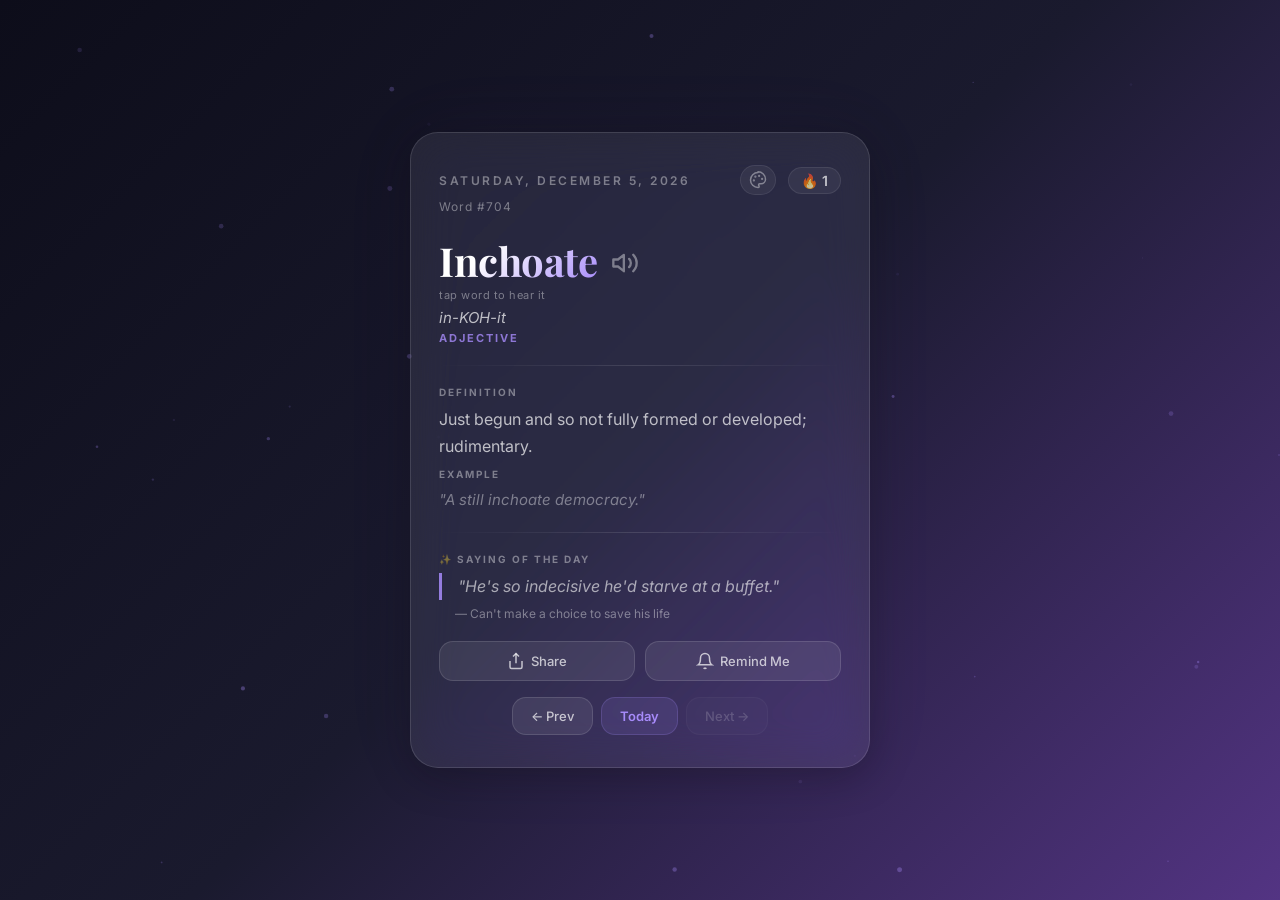
<file: index.html>
<!DOCTYPE html>
<html lang="en">
<head>
<meta charset="UTF-8">
<meta name="viewport" content="width=device-width, initial-scale=1.0, user-scalable=no">
<meta name="description" content="Discover a beautiful new word and a cool saying every single day. Expand your vocabulary one word at a time.">
<meta name="apple-mobile-web-app-capable" content="yes">
<meta name="apple-mobile-web-app-status-bar-style" content="black-translucent">
<meta name="apple-mobile-web-app-title" content="Word of the Day">
<meta name="theme-color" content="#0d0d1a">
<link rel="apple-touch-icon" href="./icons/icon-192.png?v=2">
<link rel="manifest" href="./manifest.json">
<title>Word of the Day — Daily Vocabulary & Cool Sayings</title>
<link rel="preconnect" href="https://fonts.googleapis.com">
<link rel="preconnect" href="https://fonts.gstatic.com" crossorigin>
<link href="https://fonts.googleapis.com/css2?family=Playfair+Display:wght@600;700;800&family=Inter:wght@300;400;500;600;700&display=swap" rel="stylesheet">
<link rel="stylesheet" href="styles.css">
</head>
<body>
<canvas id="particleCanvas"></canvas>

<!-- Install Banner -->
<div class="install-banner" id="installBanner">
  <div class="install-banner-text">
    <span class="install-icon">📲</span>
    <span>Install this app on your phone!</span>
  </div>
  <button class="install-btn" id="installBtn" onclick="installApp()">Install</button>
  <button class="install-dismiss" onclick="dismissInstall()">✕</button>
</div>

<!-- Main Card -->
<div class="card-container">
  <div class="card" id="card">
    <!-- Header -->
    <div class="card-header">
      <div class="date-label" id="dateLabel"></div>
      <div class="header-right">
        <button class="theme-toggle" id="themeToggle" onclick="toggleThemePicker()" title="Change theme">
          <svg viewBox="0 0 24 24" width="18" height="18" fill="none" stroke="currentColor" stroke-width="2" stroke-linecap="round" stroke-linejoin="round"><path d="M12 2C6.5 2 2 6.5 2 12s4.5 10 10 10c.9 0 1.5-.6 1.5-1.5 0-.4-.1-.7-.3-1-.2-.3-.5-.7-.5-1 0-.9.7-1.5 1.5-1.5H16c3.3 0 6-2.7 6-6 0-5.5-4.5-10-10-10z"/><circle cx="13.5" cy="6.5" r=".5" fill="currentColor"/><circle cx="17.5" cy="10.5" r=".5" fill="currentColor"/><circle cx="8.5" cy="7.5" r=".5" fill="currentColor"/><circle cx="6.5" cy="12.5" r=".5" fill="currentColor"/></svg>
        </button>
        <div class="streak" id="streak" title="Your streak">🔥 <span id="streakCount">0</span></div>
      </div>
    </div>
    <div class="day-count" id="dayCount"></div>

    <!-- Word Section -->
    <div class="word-section">
      <div class="word-row" id="wordRow" onclick="speakWord()">
        <div class="word" id="word"></div>
        <svg class="speak-icon" viewBox="0 0 24 24" fill="none" stroke="currentColor" stroke-width="2" stroke-linecap="round" stroke-linejoin="round">
          <polygon points="11 5 6 9 2 9 2 15 6 15 11 19 11 5"/>
          <path d="M15.54 8.46a5 5 0 0 1 0 7.07"/>
          <path d="M19.07 4.93a10 10 0 0 1 0 14.14"/>
        </svg>
      </div>
      <div class="speak-hint">tap word to hear it</div>
      <div class="pronunciation" id="pronunciation"></div>
      <div class="part-of-speech" id="pos"></div>
    </div>

    <div class="divider"></div>

    <!-- Definition -->
    <div class="content-section def-section">
      <div class="section-label">Definition</div>
      <div class="definition" id="definition"></div>
    </div>

    <!-- Example -->
    <div class="content-section example-section">
      <div class="section-label">Example</div>
      <div class="example" id="example"></div>
    </div>

    <div class="divider"></div>

    <!-- Saying -->
    <div class="content-section saying-section">
      <div class="section-label">✨ Saying of the Day</div>
      <div class="saying" id="saying"></div>
      <div class="saying-context" id="sayingContext"></div>
    </div>

    <!-- Actions -->
    <div class="action-row">
      <button class="action-btn" id="shareBtn" onclick="shareWord()" title="Share">
        <svg viewBox="0 0 24 24" width="18" height="18" fill="none" stroke="currentColor" stroke-width="2"><path d="M4 12v8a2 2 0 0 0 2 2h12a2 2 0 0 0 2-2v-8"/><polyline points="16 6 12 2 8 6"/><line x1="12" y1="2" x2="12" y2="15"/></svg>
        Share
      </button>
      <button class="action-btn" id="notifBtn" onclick="toggleNotifications()" title="Notifications">
        <svg viewBox="0 0 24 24" width="18" height="18" fill="none" stroke="currentColor" stroke-width="2"><path d="M18 8A6 6 0 0 0 6 8c0 7-3 9-3 9h18s-3-2-3-9"/><path d="M13.73 21a2 2 0 0 1-3.46 0"/></svg>
        <span id="notifLabel">Remind Me</span>
      </button>
    </div>

    <!-- Navigation -->
    <div class="nav-row">
      <button class="nav-btn" id="prevBtn" onclick="navigate(-1)">&#8592; Prev</button>
      <button class="nav-btn today-btn" onclick="goToday()">Today</button>
      <button class="nav-btn" id="nextBtn" onclick="navigate(1)">Next &#8594;</button>
    </div>
  </div>
</div>

<!-- Theme Picker Overlay -->
<div class="theme-overlay" id="themeOverlay" onclick="closeThemePicker(event)">
  <div class="theme-picker" onclick="event.stopPropagation()">
    <div class="theme-picker-header">
      <div class="theme-picker-title">Choose Theme</div>
      <button class="theme-close-btn" onclick="closeThemePicker()">✕</button>
    </div>
    <div class="theme-options">
      <button class="theme-option" data-theme="midnight" onclick="setTheme('midnight')">
        <span class="theme-swatch midnight-swatch"></span>
        <div class="theme-info">
          <span class="theme-name">Midnight</span>
          <span class="theme-desc">Purple & navy</span>
        </div>
        <svg class="theme-check" viewBox="0 0 24 24" width="20" height="20" stroke="currentColor" stroke-width="3" fill="none" stroke-linecap="round" stroke-linejoin="round"><path d="M20 6L9 17l-5-5"></path></svg>
      </button>
      <button class="theme-option" data-theme="ocean" onclick="setTheme('ocean')">
        <span class="theme-swatch ocean-swatch"></span>
        <div class="theme-info">
          <span class="theme-name">Ocean</span>
          <span class="theme-desc">Teal & blue</span>
        </div>
        <svg class="theme-check" viewBox="0 0 24 24" width="20" height="20" stroke="currentColor" stroke-width="3" fill="none" stroke-linecap="round" stroke-linejoin="round"><path d="M20 6L9 17l-5-5"></path></svg>
      </button>
      <button class="theme-option" data-theme="ember" onclick="setTheme('ember')">
        <span class="theme-swatch ember-swatch"></span>
        <div class="theme-info">
          <span class="theme-name">Ember</span>
          <span class="theme-desc">Warm & amber</span>
        </div>
        <svg class="theme-check" viewBox="0 0 24 24" width="20" height="20" stroke="currentColor" stroke-width="3" fill="none" stroke-linecap="round" stroke-linejoin="round"><path d="M20 6L9 17l-5-5"></path></svg>
      </button>
      <button class="theme-option" data-theme="forest" onclick="setTheme('forest')">
        <span class="theme-swatch forest-swatch"></span>
        <div class="theme-info">
          <span class="theme-name">Forest</span>
          <span class="theme-desc">Green & emerald</span>
        </div>
        <svg class="theme-check" viewBox="0 0 24 24" width="20" height="20" stroke="currentColor" stroke-width="3" fill="none" stroke-linecap="round" stroke-linejoin="round"><path d="M20 6L9 17l-5-5"></path></svg>
      </button>
      <button class="theme-option" data-theme="mono" onclick="setTheme('mono')">
        <span class="theme-swatch mono-swatch"></span>
        <div class="theme-info">
          <span class="theme-name">Mono</span>
          <span class="theme-desc">Clean grayscale</span>
        </div>
        <svg class="theme-check" viewBox="0 0 24 24" width="20" height="20" stroke="currentColor" stroke-width="3" fill="none" stroke-linecap="round" stroke-linejoin="round"><path d="M20 6L9 17l-5-5"></path></svg>
      </button>
    </div>
  </div>
</div>

<script src="app.js"></script>
</body>
</html>
</file>
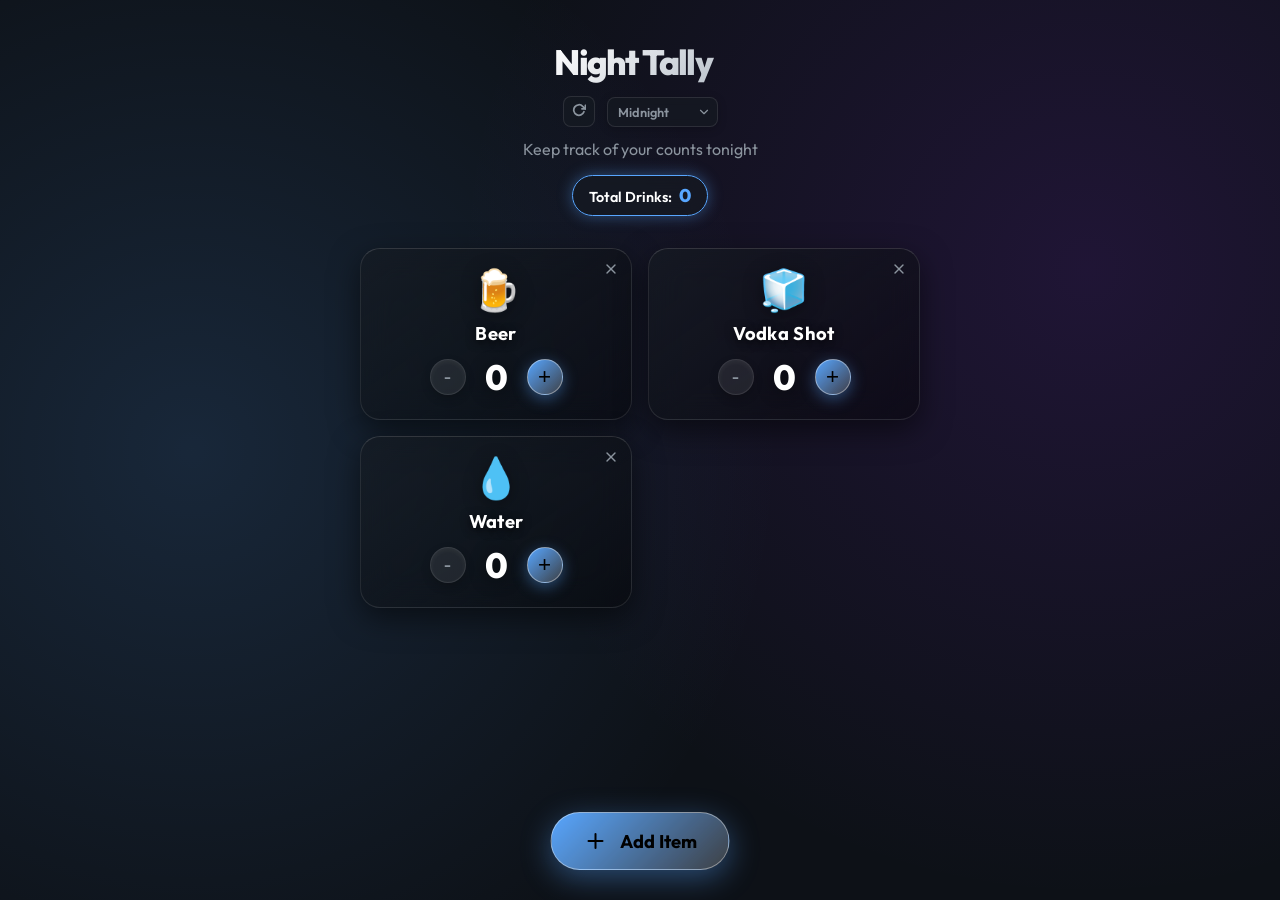
<file: night-tally/index.html>
<!DOCTYPE html>
<html lang="en">
<head>
    <meta charset="UTF-8">
    <meta name="viewport" content="width=device-width, initial-scale=1.0, maximum-scale=1.0, user-scalable=no, viewport-fit=cover">
    <title>Night Tally</title>
    <meta name="description" content="A sleek drink and item counter for your night out.">
    <meta name="theme-color" content="#0d1117">
    <meta name="apple-mobile-web-app-capable" content="yes">
    <meta name="apple-mobile-web-app-status-bar-style" content="black-translucent">
    <link rel="manifest" href="manifest.json">
    <link rel="preconnect" href="https://fonts.googleapis.com">
    <link rel="preconnect" href="https://fonts.gstatic.com" crossorigin>
    <link href="https://fonts.googleapis.com/css2?family=Outfit:wght@300;400;600;800&display=swap" rel="stylesheet">
    <link rel="stylesheet" href="styles.css">
</head>
<body class="theme-midnight">
    <div class="app-container">
        <header class="header">
            <div class="header-top">
                <h1>Night Tally <span id="version-tag" style="font-size: 0.7rem; vertical-align: middle; opacity: 0.5;">v6</span></h1>
                <div class="theme-selector">
                    <button id="refresh-app-btn" class="refresh-btn" title="Force Update">
                        <svg xmlns="http://www.w3.org/2000/svg" width="14" height="14" viewBox="0 0 24 24" fill="none" stroke="currentColor" stroke-width="3" stroke-linecap="round" stroke-linejoin="round"><path d="M23 4v6h-6"></path><path d="M20.49 15a9 9 0 1 1-2.12-9.36L23 10"></path></svg>
                    </button>
                    <select id="theme-dropdown" aria-label="Select theme">
                        <option value="theme-midnight">Midnight</option>
                        <option value="theme-neon">Neon Glow</option>
                        <option value="theme-sunset">Sunset Vibes</option>
                        <option value="theme-ocean">Deep Ocean</option>
                    </select>
                </div>
            </div>
            <p>Keep track of your counts tonight</p>
            <div class="total-drinks-badge">Total Drinks: <span id="total-drinks-count">0</span></div>
        </header>

        <main class="tally-grid" id="tally-grid">
            <!-- Items will be generated here by JavaScript -->
        </main>

        <button class="add-item-btn" id="add-item-btn" aria-label="Add new item">
            <svg xmlns="http://www.w3.org/2000/svg" width="24" height="24" viewBox="0 0 24 24" fill="none" stroke="currentColor" stroke-width="2" stroke-linecap="round" stroke-linejoin="round"><line x1="12" y1="5" x2="12" y2="19"></line><line x1="5" y1="12" x2="19" y2="12"></line></svg>
            <span>Add Item</span>
        </button>
    </div>

    <!-- Add Item Modal -->
    <div class="modal-overlay" id="add-modal">
        <div class="modal-content glass-panel" id="modal-container">
            <div class="modal-header">
                <h2>Add Tracker</h2>
                <button class="close-modal-btn" id="cancel-add-btn" aria-label="Close">&times;</button>
            </div>
            
            <div class="search-container">
                <svg class="search-icon" xmlns="http://www.w3.org/2000/svg" width="18" height="18" viewBox="0 0 24 24" fill="none" stroke="currentColor" stroke-width="2" stroke-linecap="round" stroke-linejoin="round"><circle cx="11" cy="11" r="8"></circle><line x1="21" y1="21" x2="16.65" y2="16.65"></line></svg>
                <input type="search" id="item-search" placeholder="Search drinks & items..." autocomplete="off">
            </div>

            <div class="catalog-container">
                <div class="catalog-list" id="catalog-list">
                    <!-- Catalog items generated by JS -->
                </div>
                
                <div class="custom-item-container hidden" id="custom-item-container">
                    <p class="custom-hint">Not found? Add it as a custom item:</p>
                    <div class="form-group check-group">
                        <label>
                            <input type="checkbox" id="is-drink" checked>
                            Count towards "Total Drinks"
                        </label>
                    </div>
                    <button class="btn btn-primary" id="confirm-add-btn">Add "<span id="custom-term"></span>"</button>
                </div>
            </div>
        </div>
    </div>

    <script src="script.js"></script>
    <script>
        // Register Service Worker for offline capability & auto-updates
        if ('serviceWorker' in navigator) {
            window.addEventListener('load', () => {
                navigator.serviceWorker.register('./sw.js')
                    .then(reg => console.log('Service Worker registered', reg))
                    .catch(err => console.error('Service Worker registration failed', err));
            });
        }
    </script>
</body>
</html>
</file>
<file: styles.css>
@import url('https://fonts.googleapis.com/css2?family=Playfair+Display:wght@600;700;800&family=Inter:wght@300;400;500;600;700&display=swap');

*, *::before, *::after { margin: 0; padding: 0; box-sizing: border-box; }

:root {
  --glass-bg: rgba(255,255,255,0.08);
  --glass-border: rgba(255,255,255,0.12);
  --glass-hover: rgba(255,255,255,0.15);
  --text-primary: rgba(255,255,255,0.95);
  --text-secondary: rgba(255,255,255,0.7);
  --text-muted: rgba(255,255,255,0.4);
  --accent: #a78bfa;
  --accent-glow: rgba(167,139,250,0.3);
  --radius: 28px;
  --radius-sm: 14px;
}

html { scroll-behavior: smooth; }
body {
  font-family: 'Inter', -apple-system, BlinkMacSystemFont, sans-serif;
  min-height: 100vh; min-height: 100dvh;
  display: flex; flex-direction: column;
  align-items: center; justify-content: center;
  padding: 20px;
  background: linear-gradient(135deg, #0d0d1a 0%, #1a1a2e 40%, #16213e 100%);
  color: var(--text-primary);
  overflow-x: hidden;
  transition: background 0.8s cubic-bezier(.4,0,.2,1);
  -webkit-tap-highlight-color: transparent;
}

/* ===== Particle Canvas ===== */
#particleCanvas {
  position: fixed; top: 0; left: 0; width: 100%; height: 100%;
  pointer-events: none; z-index: 0;
}

/* ===== Install Banner ===== */
.install-banner {
  position: fixed; top: 0; left: 0; right: 0; z-index: 100;
  display: none; align-items: center; gap: 12px;
  padding: 14px 20px;
  background: linear-gradient(135deg, rgba(167,139,250,0.2), rgba(139,92,246,0.15));
  backdrop-filter: blur(20px); -webkit-backdrop-filter: blur(20px);
  border-bottom: 1px solid var(--glass-border);
  animation: slideDown 0.5s cubic-bezier(.4,0,.2,1);
}
.install-banner.show { display: flex; }
@keyframes slideDown { from { transform: translateY(-100%); } to { transform: translateY(0); } }
.install-banner-text { flex: 1; display: flex; align-items: center; gap: 8px; font-size: 14px; font-weight: 500; }
.install-icon { font-size: 20px; }
.install-btn {
  background: var(--accent); color: #0d0d1a; border: none;
  padding: 8px 18px; border-radius: 20px; font-weight: 700;
  font-size: 13px; cursor: pointer; transition: transform 0.15s, box-shadow 0.15s;
  font-family: inherit;
}
.install-btn:hover { transform: scale(1.05); box-shadow: 0 0 20px var(--accent-glow); }
.install-dismiss {
  background: none; border: none; color: var(--text-muted);
  font-size: 18px; cursor: pointer; padding: 4px; line-height: 1;
}

/* ===== Card Container ===== */
.card-container { position: relative; z-index: 1; width: 100%; max-width: 460px; }

.card {
  background: var(--glass-bg);
  backdrop-filter: blur(24px) saturate(1.4);
  -webkit-backdrop-filter: blur(24px) saturate(1.4);
  border-radius: var(--radius);
  padding: 32px 28px;
  border: 1px solid var(--glass-border);
  box-shadow: 0 8px 40px rgba(0,0,0,0.3), 0 0 80px rgba(167,139,250,0.05);
  animation: fadeUp 0.7s cubic-bezier(.4,0,.2,1);
  touch-action: pan-y;
}
@keyframes fadeUp {
  from { opacity: 0; transform: translateY(24px) scale(0.98); }
  to { opacity: 1; transform: translateY(0) scale(1); }
}

/* ===== Card Header ===== */
.card-header { display: flex; justify-content: space-between; align-items: center; margin-bottom: 4px; }
.date-label {
  font-size: 12px; font-weight: 600; text-transform: uppercase;
  letter-spacing: 2.5px; color: var(--text-muted);
}
.header-right { display: flex; gap: 12px; align-items: center; }
.streak {
  font-size: 14px; font-weight: 600; color: var(--text-secondary);
  display: flex; align-items: center; gap: 4px;
  background: rgba(255,255,255,0.06); padding: 4px 12px;
  border-radius: 20px; border: 1px solid rgba(255,255,255,0.08);
}
.day-count {
  font-size: 12px; color: var(--text-muted); margin-bottom: 24px;
  letter-spacing: 1px;
}

/* ===== Word Section ===== */
.word-section { margin-bottom: 8px; }
.word-row {
  display: flex; align-items: center; gap: 14px;
  margin-bottom: 4px; cursor: pointer;
  transition: transform 0.15s ease;
}
.word-row:active { transform: scale(0.98); }
.word {
  font-family: 'Playfair Display', serif;
  font-size: 40px; font-weight: 700; color: #fff;
  line-height: 1.15; letter-spacing: -0.5px;
  background: linear-gradient(135deg, #fff 30%, var(--accent));
  -webkit-background-clip: text; -webkit-text-fill-color: transparent;
  background-clip: text;
}
.speak-icon {
  width: 28px; height: 28px; flex-shrink: 0;
  color: var(--text-muted); transition: all 0.2s; margin-top: 4px;
}
.word-row:hover .speak-icon { color: var(--accent); }
.speak-hint { font-size: 11px; color: var(--text-muted); margin-bottom: 6px; letter-spacing: 0.5px; }
.pronunciation {
  font-size: 15px; color: var(--text-secondary);
  font-style: italic; margin-bottom: 4px;
}
.part-of-speech {
  font-size: 11px; font-weight: 700; text-transform: uppercase;
  letter-spacing: 2px; color: var(--accent); opacity: 0.8;
}

/* ===== Divider ===== */
.divider {
  height: 1px; margin: 20px 0;
  background: linear-gradient(90deg, transparent, var(--glass-border), transparent);
}

/* ===== Content Sections ===== */
.content-section { margin-bottom: 4px; }
.section-label {
  font-size: 10px; font-weight: 700; text-transform: uppercase;
  letter-spacing: 2px; color: var(--text-muted); margin-bottom: 8px;
}
.definition {
  font-size: 16px; color: var(--text-secondary);
  line-height: 1.7; margin-bottom: 8px;
}
.example {
  font-size: 15px; color: var(--text-muted);
  line-height: 1.6; font-style: italic; margin-bottom: 8px;
}
.saying {
  font-size: 16px; color: var(--text-secondary); line-height: 1.65;
  font-style: italic; padding-left: 16px;
  border-left: 3px solid var(--accent); opacity: 0.85;
  margin-bottom: 6px;
}
.saying-context {
  font-size: 12px; color: var(--text-muted);
  padding-left: 16px; margin-bottom: 8px;
}

/* ===== Action Row ===== */
.action-row {
  display: flex; gap: 10px; margin: 20px 0 16px;
}
.action-btn {
  flex: 1; display: flex; align-items: center; justify-content: center; gap: 6px;
  background: var(--glass-bg); border: 1px solid var(--glass-border);
  color: var(--text-secondary); font-family: inherit;
  font-size: 13px; font-weight: 500; padding: 10px 14px;
  border-radius: var(--radius-sm); cursor: pointer;
  transition: all 0.2s ease;
}
.action-btn:hover { background: var(--glass-hover); color: var(--text-primary); }
.action-btn.active {
  background: rgba(167,139,250,0.15); border-color: rgba(167,139,250,0.3);
  color: var(--accent);
}

/* ===== Nav Row ===== */
.nav-row { display: flex; gap: 8px; justify-content: center; }
.nav-btn {
  background: var(--glass-bg); border: 1px solid var(--glass-border);
  color: var(--text-secondary); font-family: inherit;
  font-size: 13px; font-weight: 500; padding: 10px 18px;
  border-radius: var(--radius-sm); cursor: pointer;
  transition: all 0.2s ease;
}
.nav-btn:hover { background: var(--glass-hover); color: var(--text-primary); }
.nav-btn:disabled { opacity: 0.25; cursor: default; pointer-events: none; }
.nav-btn.today-btn {
  background: rgba(167,139,250,0.12); border-color: rgba(167,139,250,0.2);
  color: var(--accent); font-weight: 600;
}

/* ===== Responsive ===== */
@media (max-width: 480px) {
  body { padding: 12px; }
  .card { padding: 26px 22px; border-radius: 22px; }
  .word { font-size: 34px; }
  .definition { font-size: 15px; }
  .saying { font-size: 15px; }
}
@media (max-width: 360px) {
  .word { font-size: 28px; }
  .card { padding: 22px 18px; }
}

/* ===== Swipe feedback ===== */
.card.swiping-left { transform: translateX(-8px) rotate(-0.5deg); }
.card.swiping-right { transform: translateX(8px) rotate(0.5deg); }
.card.swiping-left, .card.swiping-right { transition: transform 0.1s ease; }

/* ===== Theme Toggle Button ===== */
.theme-toggle {
  background: rgba(255,255,255,0.06); border: 1px solid rgba(255,255,255,0.08);
  color: var(--text-muted); cursor: pointer; padding: 5px 8px;
  border-radius: 20px; display: flex; align-items: center; justify-content: center;
  transition: all 0.2s;
}
.theme-toggle:hover { color: var(--accent); background: rgba(255,255,255,0.1); }

/* ===== Theme Picker Overlay ===== */
.theme-overlay {
  position: fixed; inset: 0; z-index: 200;
  background: rgba(0,0,0,0.65); backdrop-filter: blur(10px);
  -webkit-backdrop-filter: blur(10px);
  display: none; align-items: flex-end; justify-content: center;
  padding: 20px;
}
.theme-overlay.show { display: flex; }

.theme-picker {
  background: rgba(20,20,35,0.98); backdrop-filter: blur(24px);
  -webkit-backdrop-filter: blur(24px);
  border-radius: 24px 24px 24px 24px; padding: 24px; 
  border: 1px solid rgba(255,255,255,0.1);
  box-shadow: 0 -8px 40px rgba(0,0,0,0.5);
  width: 100%; max-width: 400px;
  animation: slideUp 0.35s cubic-bezier(.4,0,.2,1);
}
@keyframes slideUp { from { transform: translateY(100%); opacity: 0; } to { transform: translateY(0); opacity: 1; } }

.theme-picker-header {
  display: flex; justify-content: space-between; align-items: center;
  margin-bottom: 18px; padding-bottom: 14px;
  border-bottom: 1px solid rgba(255,255,255,0.08);
}
.theme-picker-title {
  font-size: 17px; font-weight: 700; color: var(--text-primary); letter-spacing: 0.3px;
}
.theme-close-btn {
  background: rgba(255,255,255,0.08); border: none; color: var(--text-muted);
  width: 32px; height: 32px; border-radius: 50%; cursor: pointer;
  font-size: 16px; display: flex; align-items: center; justify-content: center;
  transition: all 0.2s;
}
.theme-close-btn:hover { background: rgba(255,255,255,0.15); color: var(--text-primary); }

.theme-options { display: flex; flex-direction: column; gap: 8px; }
.theme-option {
  display: flex; align-items: center; gap: 14px;
  background: rgba(255,255,255,0.03); border: 2px solid transparent;
  border-radius: 16px; padding: 14px 16px; cursor: pointer;
  transition: all 0.2s ease; font-family: inherit; width: 100%;
  text-align: left;
}
.theme-option:hover { background: rgba(255,255,255,0.06); }
.theme-option.active { 
  border-color: var(--accent); 
  background: rgba(255,255,255,0.05);
}

/* Swatches */
.theme-swatch {
  width: 44px; height: 44px; border-radius: 12px; flex-shrink: 0;
  box-shadow: 0 2px 10px rgba(0,0,0,0.4); border: 2px solid rgba(255,255,255,0.1);
}
.midnight-swatch { background: linear-gradient(135deg, #1a1a2e 0%, #533483 100%); }
.ocean-swatch { background: linear-gradient(135deg, #0d3b66 0%, #1a936f 100%); }
.ember-swatch { background: linear-gradient(135deg, #4a1a0a 0%, #b44d12 100%); }
.forest-swatch { background: linear-gradient(135deg, #1a3a1a 0%, #2d6a4f 100%); }
.mono-swatch { background: linear-gradient(135deg, #222 0%, #555 100%); }

/* Theme info */
.theme-info { flex: 1; display: flex; flex-direction: column; gap: 2px; }
.theme-name { font-size: 15px; font-weight: 600; color: var(--text-primary); }
.theme-desc { font-size: 12px; color: var(--text-muted); }

/* Checkmark */
.theme-check {
  color: var(--accent); opacity: 0;
  transition: all 0.25s cubic-bezier(.4,0,.2,1);
  transform: scale(0.5);
}
.theme-option.active .theme-check { opacity: 1; transform: scale(1); }

/* ===== Theme: Ocean ===== */
[data-theme="ocean"] { --accent: #22d3ee; --accent-glow: rgba(34,211,238,0.3); }
/* ===== Theme: Ember ===== */
[data-theme="ember"] { --accent: #fb923c; --accent-glow: rgba(251,146,60,0.3); }
/* ===== Theme: Forest ===== */
[data-theme="forest"] { --accent: #4ade80; --accent-glow: rgba(74,222,128,0.3); }
/* ===== Theme: Mono ===== */
[data-theme="mono"] { --accent: #e2e8f0; --accent-glow: rgba(226,232,240,0.2); }
</file>
<file: night-tally/styles.css>
:root {
    /* Default variables (Midnight Theme) */
    --bg-color: #0d1117;
    --text-primary: #ffffff;
    --text-secondary: #8b949e;
    --accent-color: #58a6ff;
    --accent-glow: rgba(88, 166, 255, 0.4);
    --danger-color: #ff5555;
    
    --glass-bg: rgba(22, 27, 34, 0.65);
    --glass-border: rgba(255, 255, 255, 0.1);
    --glass-highlight: rgba(255, 255, 255, 0.08);
    --shadow-color: rgba(0, 0, 0, 0.5);
    
    --card-radius: 20px;
    --button-radius: 12px;

    /* Background Orbs */
    --orb-1: rgba(88, 166, 255, 0.15);
    --orb-2: rgba(138, 43, 226, 0.15);
}

/* Themes */
body.theme-midnight {
    --bg-color: #0d1117;
    --accent-color: #58a6ff;
    --accent-glow: rgba(88, 166, 255, 0.4);
    --orb-1: rgba(88, 166, 255, 0.15);
    --orb-2: rgba(138, 43, 226, 0.15);
}

body.theme-neon {
    --bg-color: #050505;
    --accent-color: #00ffcc;
    --accent-glow: rgba(0, 255, 204, 0.5);
    --glass-bg: rgba(15, 15, 15, 0.7);
    --orb-1: rgba(0, 255, 204, 0.2);
    --orb-2: rgba(255, 0, 255, 0.15);
    --danger-color: #ff0055;
}

body.theme-sunset {
    --bg-color: #1a0f14;
    --accent-color: #ff7e67;
    --accent-glow: rgba(255, 126, 103, 0.5);
    --glass-bg: rgba(30, 15, 20, 0.6);
    --orb-1: rgba(255, 100, 50, 0.2);
    --orb-2: rgba(200, 50, 150, 0.15);
    --danger-color: #ff4757;
}

body.theme-ocean {
    --bg-color: #021024;
    --accent-color: #05d5ff;
    --accent-glow: rgba(5, 213, 255, 0.4);
    --glass-bg: rgba(5, 25, 50, 0.6);
    --orb-1: rgba(5, 213, 255, 0.15);
    --orb-2: rgba(0, 80, 200, 0.2);
    --danger-color: #ff6b81;
}

* {
    box-sizing: border-box;
    margin: 0;
    padding: 0;
    -webkit-tap-highlight-color: transparent;
}

body {
    font-family: 'Outfit', -apple-system, BlinkMacSystemFont, sans-serif;
    background-color: var(--bg-color);
    color: var(--text-primary);
    min-height: 100vh;
    display: flex;
    justify-content: center;
    background-image: 
        radial-gradient(circle at 15% 50%, var(--orb-1) 0%, transparent 50%),
        radial-gradient(circle at 85% 30%, var(--orb-2) 0%, transparent 50%);
    background-attachment: fixed;
    overflow-x: hidden;
    transition: background-color 0.5s ease;
}

.app-container {
    width: 100%;
    max-width: 600px;
    padding: calc(env(safe-area-inset-top, 0) + 40px) 20px 100px;
    display: flex;
    flex-direction: column;
    gap: 32px;
}

/* Typography & Header */
.header {
    text-align: center;
    animation: fadeInDown 0.6s cubic-bezier(0.2, 0.8, 0.2, 1);
}

.header-top {
    display: flex;
    flex-direction: column;
    align-items: center;
    gap: 12px;
    margin-bottom: 12px;
}

.header-top h1 {
    font-size: 2.2rem;
    font-weight: 800;
    letter-spacing: -0.05em;
    background: linear-gradient(135deg, #fff, #b9c1cb);
    -webkit-background-clip: text;
    -webkit-text-fill-color: transparent;
    margin: 0 auto; /* Center it */
}

/* Theme Switcher */
.theme-selector {
    display: flex;
    align-items: center;
    gap: 8px;
    z-index: 5;
}

#theme-dropdown {
    background: var(--glass-bg);
    color: var(--text-secondary);
    border: 1px solid var(--glass-border);
    padding: 6px 10px;
    border-radius: 8px;
    font-family: inherit;
    font-size: 0.8rem;
    font-weight: 600;
    outline: none;
    cursor: pointer;
    backdrop-filter: blur(5px);
    -webkit-backdrop-filter: blur(5px);
    appearance: none;
    box-shadow: 0 2px 10px rgba(0,0,0,0.2);
    /* Custom arrow */
    background-image: url("data:image/svg+xml;charset=UTF-8,%3csvg xmlns='http://www.w3.org/2000/svg' viewBox='0 0 24 24' fill='none' stroke='%238b949e' stroke-width='2' stroke-linecap='round' stroke-linejoin='round'%3e%3cpolyline points='6 9 12 15 18 9'%3e%3c/polyline%3e%3c/svg%3e");
    background-repeat: no-repeat;
    background-position: right 6px center;
    background-size: 14px;
    padding-right: 24px;
    transition: all 0.2s ease;
}

.refresh-btn {
    background: var(--glass-bg);
    color: var(--text-secondary);
    border: 1px solid var(--glass-border);
    padding: 6px 8px;
    border-radius: 8px;
    cursor: pointer;
    margin-right: 4px;
    vertical-align: middle;
    transition: all 0.2s ease;
}

.refresh-btn:hover {
    color: var(--accent-color);
    border-color: var(--accent-color);
    transform: rotate(45deg);
}

#theme-dropdown:hover {
    color: var(--text-primary);
    border-color: var(--accent-color);
}

#theme-dropdown option {
    background-color: var(--bg-color);
    color: var(--text-primary);
}

.header p {
    color: var(--text-secondary);
    font-size: 1rem;
    margin-bottom: 16px;
}

.total-drinks-badge {
    display: inline-block;
    background: var(--glass-bg);
    border: 1px solid var(--accent-color);
    padding: 8px 16px;
    border-radius: 99px;
    font-size: 0.9rem;
    font-weight: 600;
    color: var(--text-primary);
    box-shadow: 0 0 15px var(--accent-glow);
    backdrop-filter: blur(10px);
    -webkit-backdrop-filter: blur(10px);
    transition: all 0.3s ease;
}

.total-drinks-badge span {
    font-size: 1.15rem;
    font-weight: 800;
    margin-left: 4px;
    color: var(--accent-color);
}

/* Grid & Cards */
.tally-grid {
    display: grid;
    grid-template-columns: repeat(2, 1fr); /* Force 2 columns always for 1/4 screen size */
    gap: 16px;
}

.glass-panel {
    background: linear-gradient(145deg, var(--glass-bg), rgba(0,0,0,0.4));
    backdrop-filter: blur(16px);
    -webkit-backdrop-filter: blur(16px);
    border: 1px solid var(--glass-border);
    border-top: 1px solid rgba(255, 255, 255, 0.15); /* Sleek highlight on top */
    border-left: 1px solid rgba(255, 255, 255, 0.1);
    border-radius: var(--card-radius);
    box-shadow: 0 10px 30px var(--shadow-color);
}

.tally-card {
    position: relative;
    padding: 20px 12px;
    display: flex;
    flex-direction: column;
    align-items: center;
    justify-content: center;
    gap: 12px;
    transform: translateY(0);
    transition: transform 0.3s cubic-bezier(0.2, 0.8, 0.2, 1), box-shadow 0.3s ease;
    animation: fadeInUp 0.5s cubic-bezier(0.2, 0.8, 0.2, 1) backwards;
    overflow: hidden;
}

.tally-card:hover {
    transform: translateY(-5px);
    box-shadow: 0 15px 40px rgba(0, 0, 0, 0.5);
    border-color: rgba(255, 255, 255, 0.2);
}

.item-icon {
    font-size: 2.5rem;
    line-height: 1;
    margin-bottom: 4px;
    display: inline-block;
    filter: drop-shadow(0 4px 10px rgba(0,0,0,0.4));
    transition: transform 0.3s cubic-bezier(0.175, 0.885, 0.32, 1.275);
}

.tally-card:hover .item-icon {
    transform: scale(1.15) rotate(5deg);
}

.card-content {
    width: 100%;
    display: flex;
    flex-direction: column;
    align-items: center;
    gap: 10px;
    z-index: 2;
}

.delete-btn {
    position: absolute;
    top: 8px;
    right: 8px;
    background: transparent;
    border: none;
    color: var(--text-secondary);
    cursor: pointer;
    font-size: 1rem;
    width: 24px;
    height: 24px;
    display: flex;
    align-items: center;
    justify-content: center;
    border-radius: 50%;
    transition: all 0.2s ease;
    z-index: 10;
}

.delete-btn:hover {
    color: var(--danger-color);
    background: rgba(255, 85, 85, 0.1);
    transform: scale(1.1) rotate(90deg);
}

.item-name {
    font-size: 1.15rem;
    font-weight: 700;
    letter-spacing: 0.02em;
    text-shadow: 0 2px 10px rgba(0,0,0,0.8);
    z-index: 3;
    text-align: center;
    line-height: 1.2;
}

/* Counter Controls */
.counter-controls {
    display: flex;
    align-items: center;
    justify-content: center;
    gap: 8px;
    width: 100%;
}

.control-btn {
    width: 36px;
    height: 36px;
    border-radius: 50%;
    border: none;
    display: flex;
    align-items: center;
    justify-content: center;
    font-size: 1.4rem;
    font-weight: 500;
    cursor: pointer;
    transition: all 0.2s cubic-bezier(0.4, 0, 0.2, 1);
    background: var(--glass-highlight);
    color: var(--text-primary);
    border: 1px solid var(--glass-border);
    box-shadow: inset 0 2px 5px rgba(255,255,255,0.05), 0 4px 10px rgba(0,0,0,0.2);
}

.control-btn:active {
    transform: scale(0.9);
}

.control-btn.minus {
    color: var(--text-secondary);
}

.control-btn.minus:hover {
    background: rgba(255, 255, 255, 0.15);
    color: var(--text-primary);
}

.control-btn.plus {
    background: linear-gradient(135deg, var(--accent-color), rgba(255,255,255,0.2));
    color: #000;
    border: 1px solid rgba(255,255,255,0.4);
    box-shadow: 0 4px 15px var(--accent-glow);
}

.control-btn.plus:hover {
    box-shadow: 0 6px 20px var(--accent-glow);
    transform: translateY(-2px);
    filter: brightness(1.1);
}

.control-btn.plus:active {
    transform: translateY(1px) scale(0.95);
}

.count-display {
    font-size: 2.2rem;
    font-weight: 800;
    width: 45px;
    text-align: center;
    font-variant-numeric: tabular-nums;
    text-shadow: 0 2px 15px rgba(0,0,0,0.5);
}

/* Floating Action Button */
.add-item-btn {
    position: fixed;
    bottom: 30px;
    left: 50%;
    transform: translateX(-50%);
    background: linear-gradient(135deg, var(--accent-color), rgba(255,255,255,0.2));
    color: #000;
    border: 1px solid rgba(255,255,255,0.4);
    border-radius: 99px;
    padding: 16px 32px;
    font-size: 1.15rem;
    font-weight: 700;
    font-family: inherit;
    display: flex;
    align-items: center;
    gap: 12px;
    cursor: pointer;
    box-shadow: 0 8px 30px var(--accent-glow);
    transition: all 0.3s cubic-bezier(0.2, 0.8, 0.2, 1);
    z-index: 10;
}

.add-item-btn:hover {
    transform: translateX(-50%) translateY(-5px);
    box-shadow: 0 15px 40px var(--accent-glow);
    filter: brightness(1.1);
}

.add-item-btn:active {
    transform: translateX(-50%) translateY(2px);
}

/* Modal Redesign */
.modal-overlay {
    position: fixed;
    top: 0;
    left: 0;
    right: 0;
    bottom: 0;
    background: rgba(0, 0, 0, 0.8);
    backdrop-filter: blur(15px);
    -webkit-backdrop-filter: blur(15px);
    display: flex;
    align-items: flex-end; /* Mobile friendly bottom sheet */
    justify-content: center;
    z-index: 100;
    opacity: 0;
    pointer-events: none;
    transition: opacity 0.3s ease;
}

@media (min-width: 600px) {
    .modal-overlay {
        align-items: center;
    }
}

.modal-overlay.active {
    opacity: 1;
    pointer-events: all;
}

.modal-content {
    width: 100%;
    max-width: 500px;
    max-height: 85vh;
    padding: 0;
    display: flex;
    flex-direction: column;
    transform: translateY(100%);
    transition: transform 0.4s cubic-bezier(0.175, 0.885, 0.32, 1);
    border-radius: 24px 24px 0 0;
}

@media (min-width: 600px) {
    .modal-content {
        border-radius: 24px;
        transform: scale(0.95) translateY(20px);
    }
}

.modal-overlay.active .modal-content {
    transform: translateY(0);
}

@media (min-width: 600px) {
    .modal-overlay.active .modal-content {
        transform: scale(1) translateY(0);
    }
}

.modal-header {
    display: flex;
    justify-content: space-between;
    align-items: center;
    padding: 24px 24px 16px;
    border-bottom: 1px solid var(--glass-border);
}

.modal-header h2 {
    margin: 0;
    font-size: 1.5rem;
}

.close-modal-btn {
    background: transparent;
    border: none;
    color: var(--text-secondary);
    font-size: 2rem;
    cursor: pointer;
    line-height: 1;
    transition: color 0.2s;
}

.close-modal-btn:hover {
    color: var(--text-primary);
}

.search-container {
    position: relative;
    padding: 16px 24px;
    border-bottom: 1px solid var(--glass-border);
}

.search-icon {
    position: absolute;
    left: 40px;
    top: 50%;
    transform: translateY(-50%);
    color: var(--text-secondary);
}

.search-container input[type="search"] {
    width: 100%;
    background: rgba(0, 0, 0, 0.4);
    border: 1px solid var(--glass-border);
    border-radius: var(--button-radius);
    padding: 14px 16px 14px 44px;
    color: var(--text-primary);
    font-family: inherit;
    font-size: 1.05rem;
    outline: none;
    transition: all 0.2s;
    box-shadow: inset 0 2px 6px rgba(0,0,0,0.5);
}

.search-container input[type="search"]:focus {
    border-color: var(--accent-color);
    box-shadow: inset 0 2px 6px rgba(0,0,0,0.5), 0 0 10px var(--accent-glow);
}

.catalog-container {
    overflow-y: auto;
    padding: 16px 24px 32px;
    flex-grow: 1;
    
    /* Scrollbar styling */
    scrollbar-width: thin;
    scrollbar-color: var(--glass-border) transparent;
}

.catalog-container::-webkit-scrollbar {
    width: 6px;
}
.catalog-container::-webkit-scrollbar-track {
    background: transparent;
}
.catalog-container::-webkit-scrollbar-thumb {
    background-color: var(--glass-border);
    border-radius: 10px;
}

.catalog-list {
    display: grid;
    grid-template-columns: repeat(2, 1fr);
    gap: 12px;
}

.catalog-item {
    display: flex;
    flex-direction: column;
    align-items: center;
    text-align: center;
    gap: 8px;
    padding: 16px 12px;
    background: var(--glass-highlight);
    border: 1px solid var(--glass-border);
    border-radius: var(--button-radius);
    cursor: pointer;
    transition: all 0.2s ease;
}

.catalog-item:hover {
    background: rgba(255,255,255,0.1);
    transform: translateY(-2px);
    border-color: var(--accent-glow);
}

.catalog-item .item-icon {
    font-size: 2rem;
    margin-bottom: 4px;
    filter: none;
}

.catalog-item .item-details {
    flex-grow: 1;
}

.catalog-item .item-name {
    font-size: 1rem;
    font-weight: 600;
    margin-top: 0;
    text-shadow: none;
    line-height: 1.2;
}

.catalog-item .item-type {
    font-size: 0.8rem;
    color: var(--text-secondary);
}

.hidden {
    display: none !important;
}

.custom-item-container {
    margin-top: 24px;
    padding-top: 24px;
    border-top: 1px dashed var(--glass-border);
    display: flex;
    flex-direction: column;
    gap: 16px;
}

.custom-hint {
    color: var(--text-secondary);
    font-size: 0.9rem;
    text-align: center;
}

.btn {
    flex: 1;
    padding: 15px;
    border: none;
    border-radius: var(--button-radius);
    font-family: inherit;
    font-size: 1.05rem;
    font-weight: 600;
    cursor: pointer;
    transition: all 0.2s;
}

.btn-secondary {
    background: rgba(255,255,255,0.05);
    border: 1px solid rgba(255,255,255,0.1);
    color: var(--text-primary);
}

.btn-secondary:hover {
    background: rgba(255, 255, 255, 0.15);
}

.btn-primary {
    background: linear-gradient(135deg, var(--accent-color), rgba(255,255,255,0.2));
    border: 1px solid rgba(255,255,255,0.2);
    color: #000;
    box-shadow: 0 4px 15px var(--accent-glow);
}

.btn-primary:hover {
    filter: brightness(1.1);
    transform: translateY(-2px);
    box-shadow: 0 6px 20px var(--accent-glow);
}

/* Animations */
@keyframes fadeInUp {
    from { opacity: 0; transform: translateY(20px); }
    to { opacity: 1; transform: translateY(0); }
}

@keyframes fadeInDown {
    from { opacity: 0; transform: translateY(-20px); }
    to { opacity: 1; transform: translateY(0); }
}

.pop-anim {
    animation: pop 0.4s cubic-bezier(0.175, 0.885, 0.32, 1.275);
}

@keyframes pop {
    0% { transform: scale(1); }
    40% { transform: scale(1.35); color: var(--accent-color); text-shadow: 0 0 20px var(--accent-color); }
    100% { transform: scale(1); }
}
</file>
